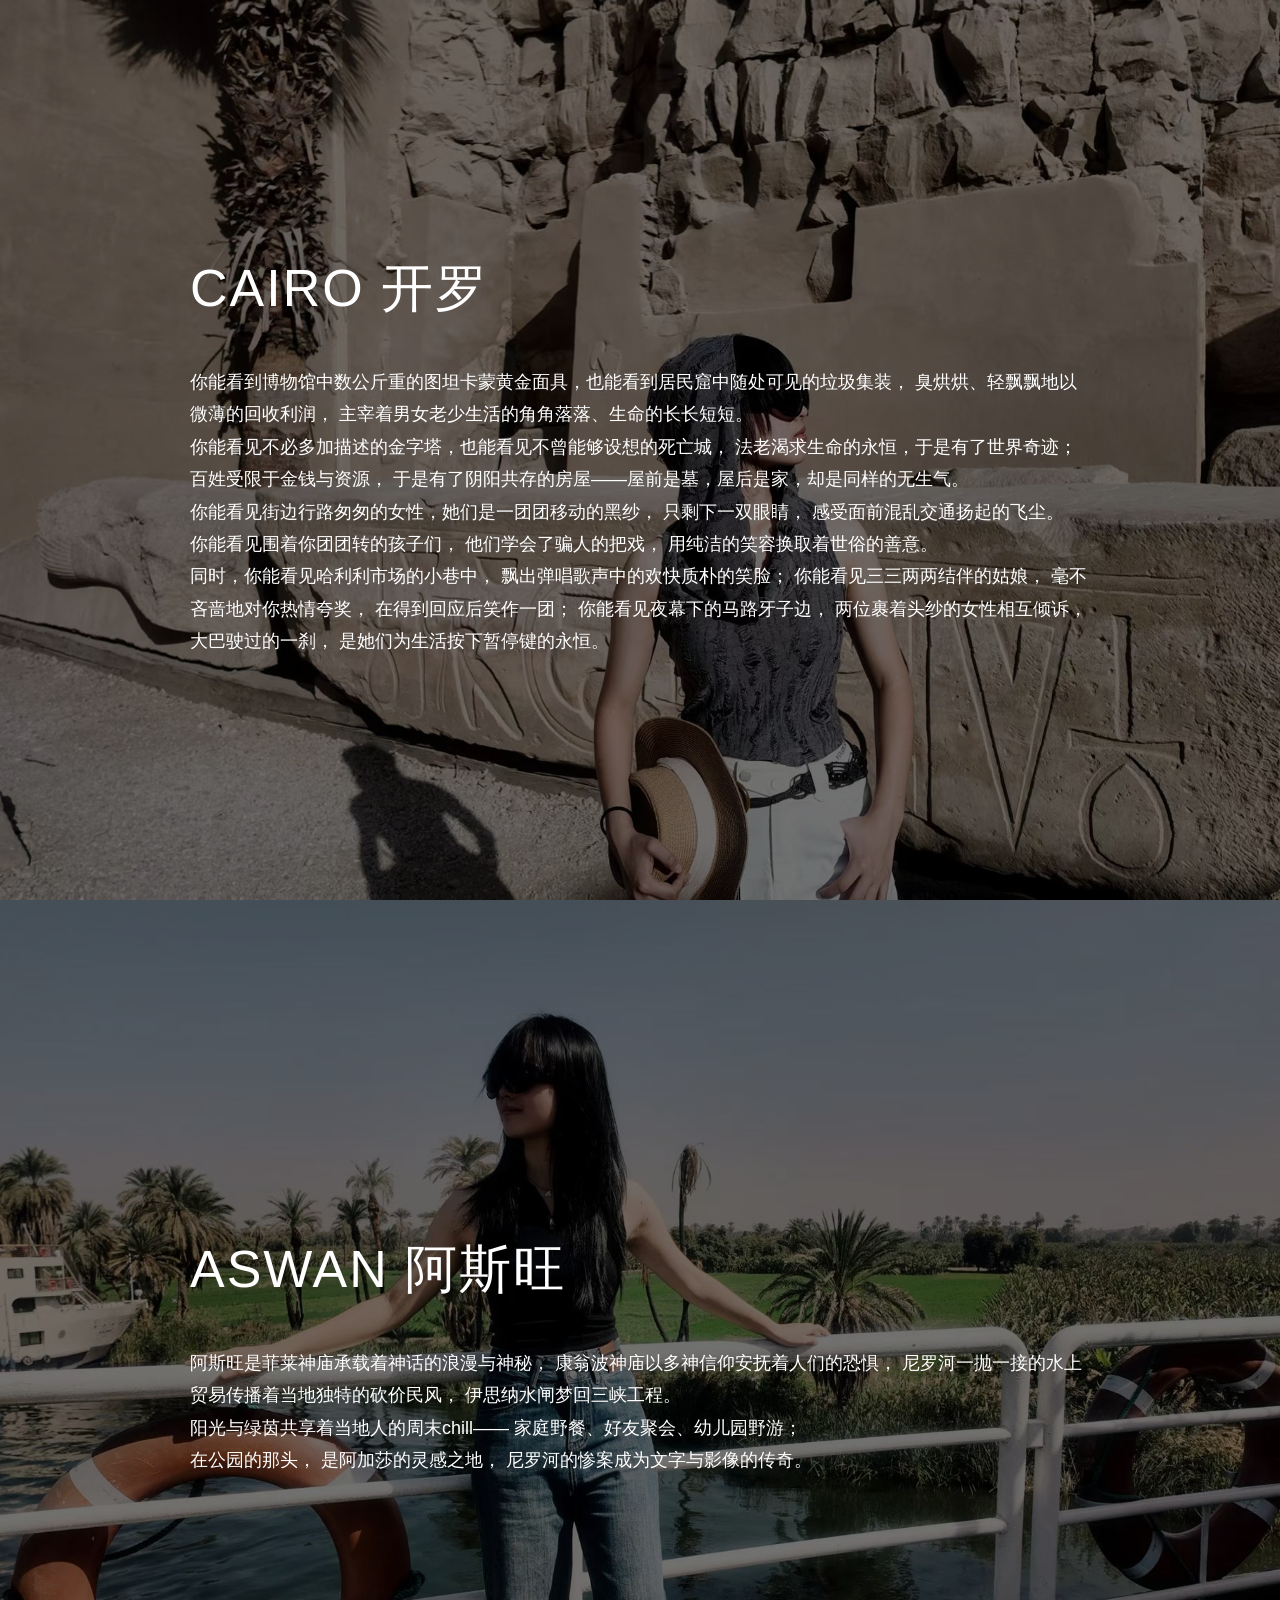
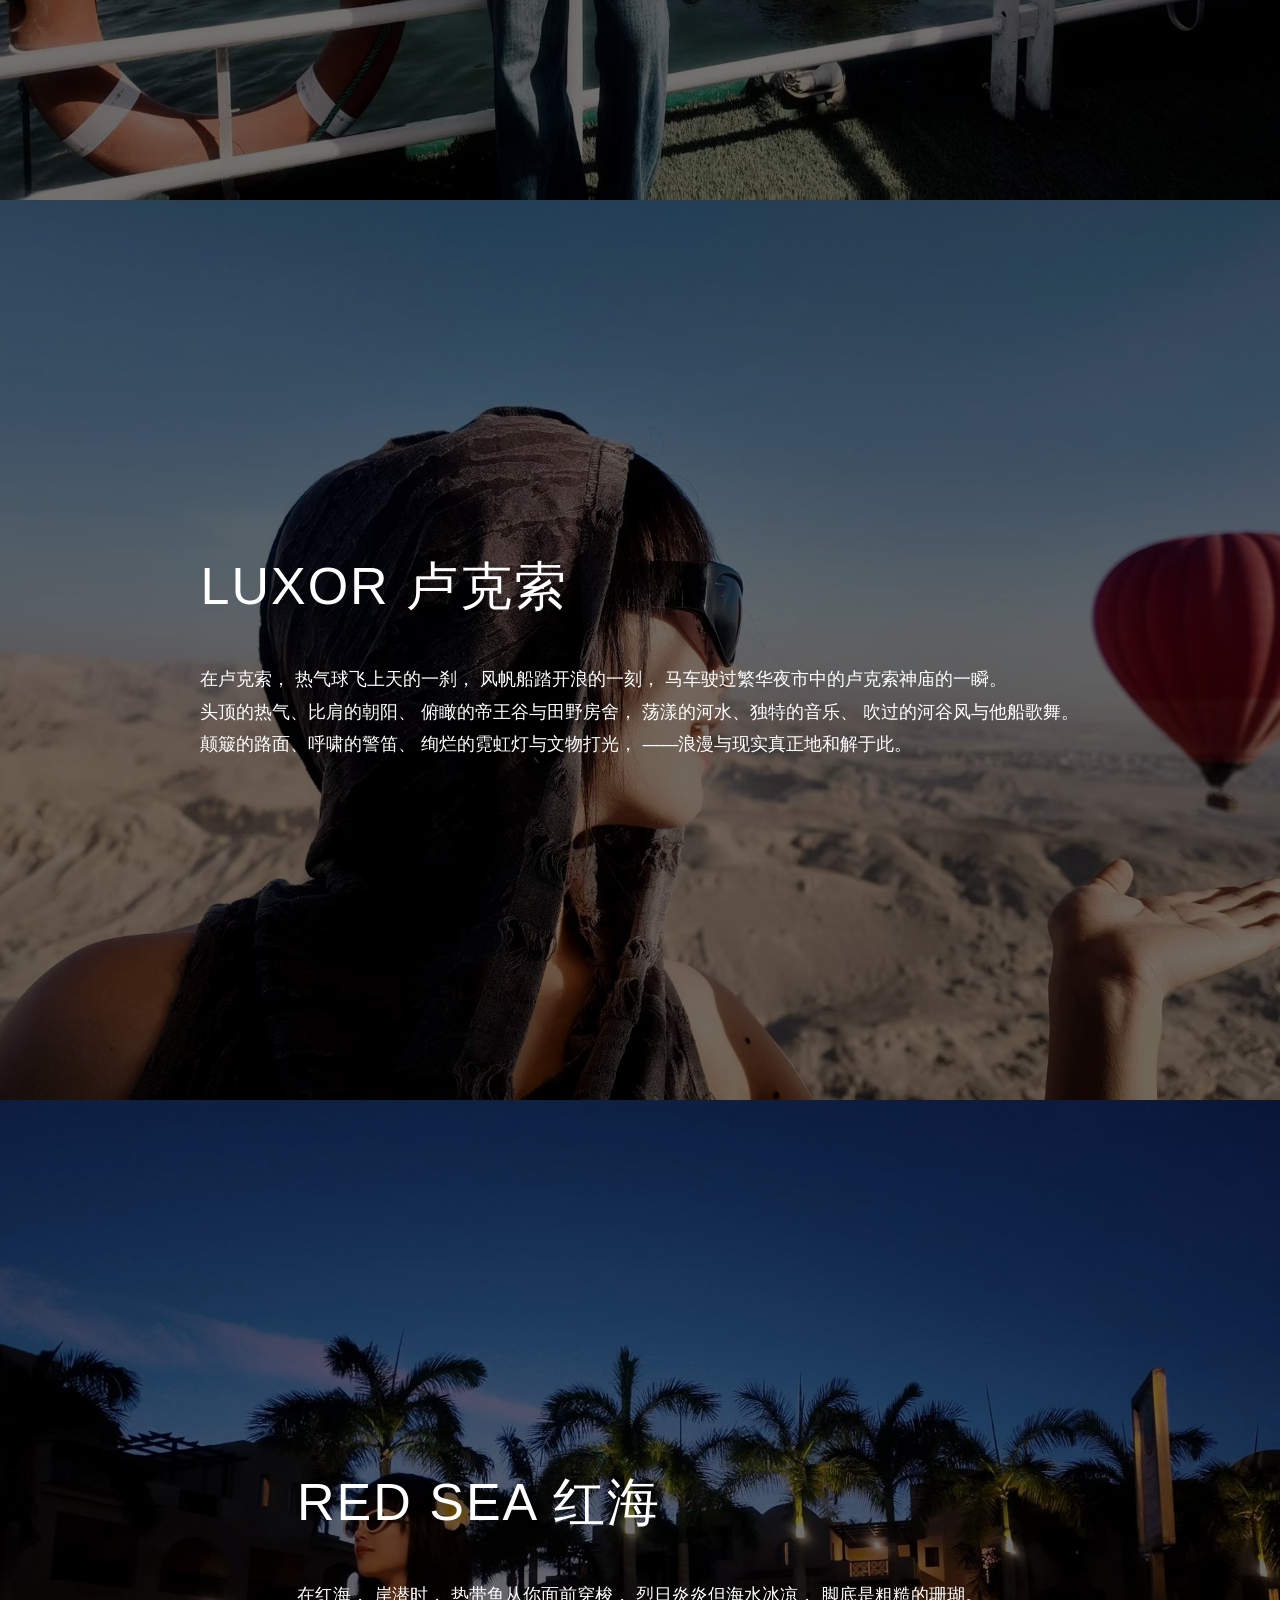
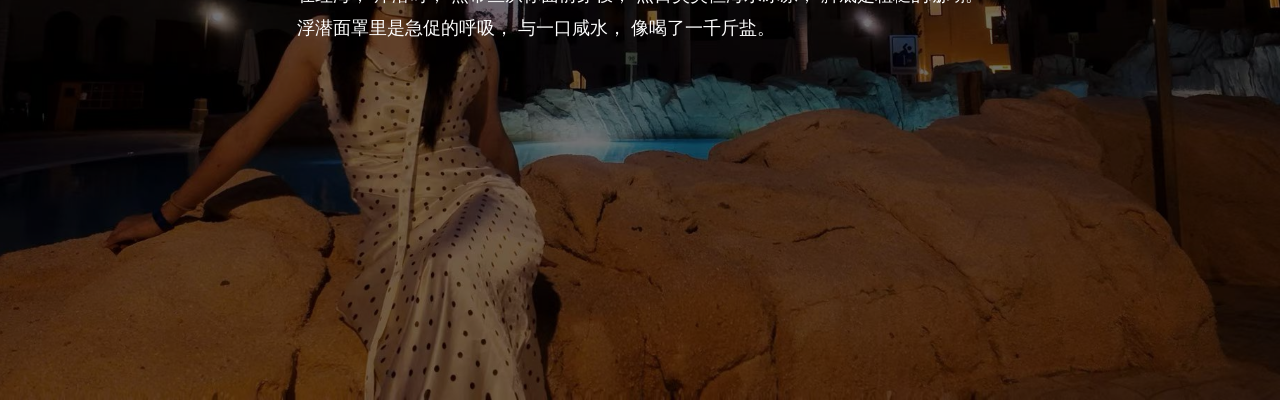
<file: crew.html>
<!DOCTYPE html><html lang="zh"><head><meta charset="UTF-8"><meta name="viewport" content="width=device-width, initial-scale=1.0"><title>Egypt Travel</title><link rel="stylesheet" href="scss.51f26eee.css"><style>body{margin:0;font-family:Microsoft YaHei,sans-serif;color:#fff}.city{position:relative;min-height:100vh;display:flex;align-items:center;justify-content:center;padding:120px 12vw;background-size:cover;background-position:50%}.city:before{content:"";position:absolute;inset:0;background:rgba(0,0,0,.55)}.city-content{position:relative;max-width:900px;line-height:1.8;font-size:18px}.city h1{font-size:52px;margin-bottom:30px;letter-spacing:2px}.cairo{background-image:url(egypt.5718d842.jpg)}.aswan{background-image:url(nile.dba47d60.jpg)}.luxor{background-image:url(luxor.1ae82d4b.jpg)}.redsea{background-image:url(redsea.e520b413.jpg)}</style></head><body>  <section class="cairo city"> <div class="city-content"> <h1>CAIRO 开罗</h1> <p> 你能看到博物馆中数公斤重的图坦卡蒙黄金面具，也能看到居民窟中随处可见的垃圾集装， 臭烘烘、轻飘飘地以微薄的回收利润， 主宰着男女老少生活的角角落落、生命的长长短短。 </p> <p> 你能看见不必多加描述的金字塔，也能看见不曾能够设想的死亡城， 法老渴求生命的永恒，于是有了世界奇迹； 百姓受限于金钱与资源， 于是有了阴阳共存的房屋——屋前是墓，屋后是家，却是同样的无生气。 </p> <p> 你能看见街边行路匆匆的女性，她们是一团团移动的黑纱， 只剩下一双眼睛， 感受面前混乱交通扬起的飞尘。 </p> <p> 你能看见围着你团团转的孩子们， 他们学会了骗人的把戏， 用纯洁的笑容换取着世俗的善意。 </p> <p> 同时，你能看见哈利利市场的小巷中， 飘出弹唱歌声中的欢快质朴的笑脸； 你能看见三三两两结伴的姑娘， 毫不吝啬地对你热情夸奖， 在得到回应后笑作一团； 你能看见夜幕下的马路牙子边， 两位裹着头纱的女性相互倾诉， 大巴驶过的一刹， 是她们为生活按下暂停键的永恒。 </p> </div> </section>  <section class="aswan city"> <div class="city-content"> <h1>ASWAN 阿斯旺</h1> <p> 阿斯旺是菲莱神庙承载着神话的浪漫与神秘， 康翁波神庙以多神信仰安抚着人们的恐惧， 尼罗河一抛一接的水上贸易传播着当地独特的砍价民风， 伊思纳水闸梦回三峡工程。 </p> <p> 阳光与绿茵共享着当地人的周末chill—— 家庭野餐、好友聚会、幼儿园野游； </p> <p> 在公园的那头， 是阿加莎的灵感之地， 尼罗河的惨案成为文字与影像的传奇。 </p> </div> </section>  <section class="city luxor"> <div class="city-content"> <h1>LUXOR 卢克索</h1> <p> 在卢克索， 热气球飞上天的一刹， 风帆船踏开浪的一刻， 马车驶过繁华夜市中的卢克索神庙的一瞬。 </p> <p> 头顶的热气、比肩的朝阳、 俯瞰的帝王谷与田野房舍， 荡漾的河水、独特的音乐、 吹过的河谷风与他船歌舞。 </p> <p> 颠簸的路面、呼啸的警笛、 绚烂的霓虹灯与文物打光， ——浪漫与现实真正地和解于此。 </p> </div> </section>  <section class="city redsea"> <div class="city-content"> <h1>RED SEA 红海</h1> <p> 在红海， 岸潜时， 热带鱼从你面前穿梭， 烈日炎炎但海水冰凉， 脚底是粗糙的珊瑚。 </p> <p> 浮潜面罩里是急促的呼吸， 与一口咸水， 像喝了一千斤盐。 </p> </div> </section> </body></html>
</file>
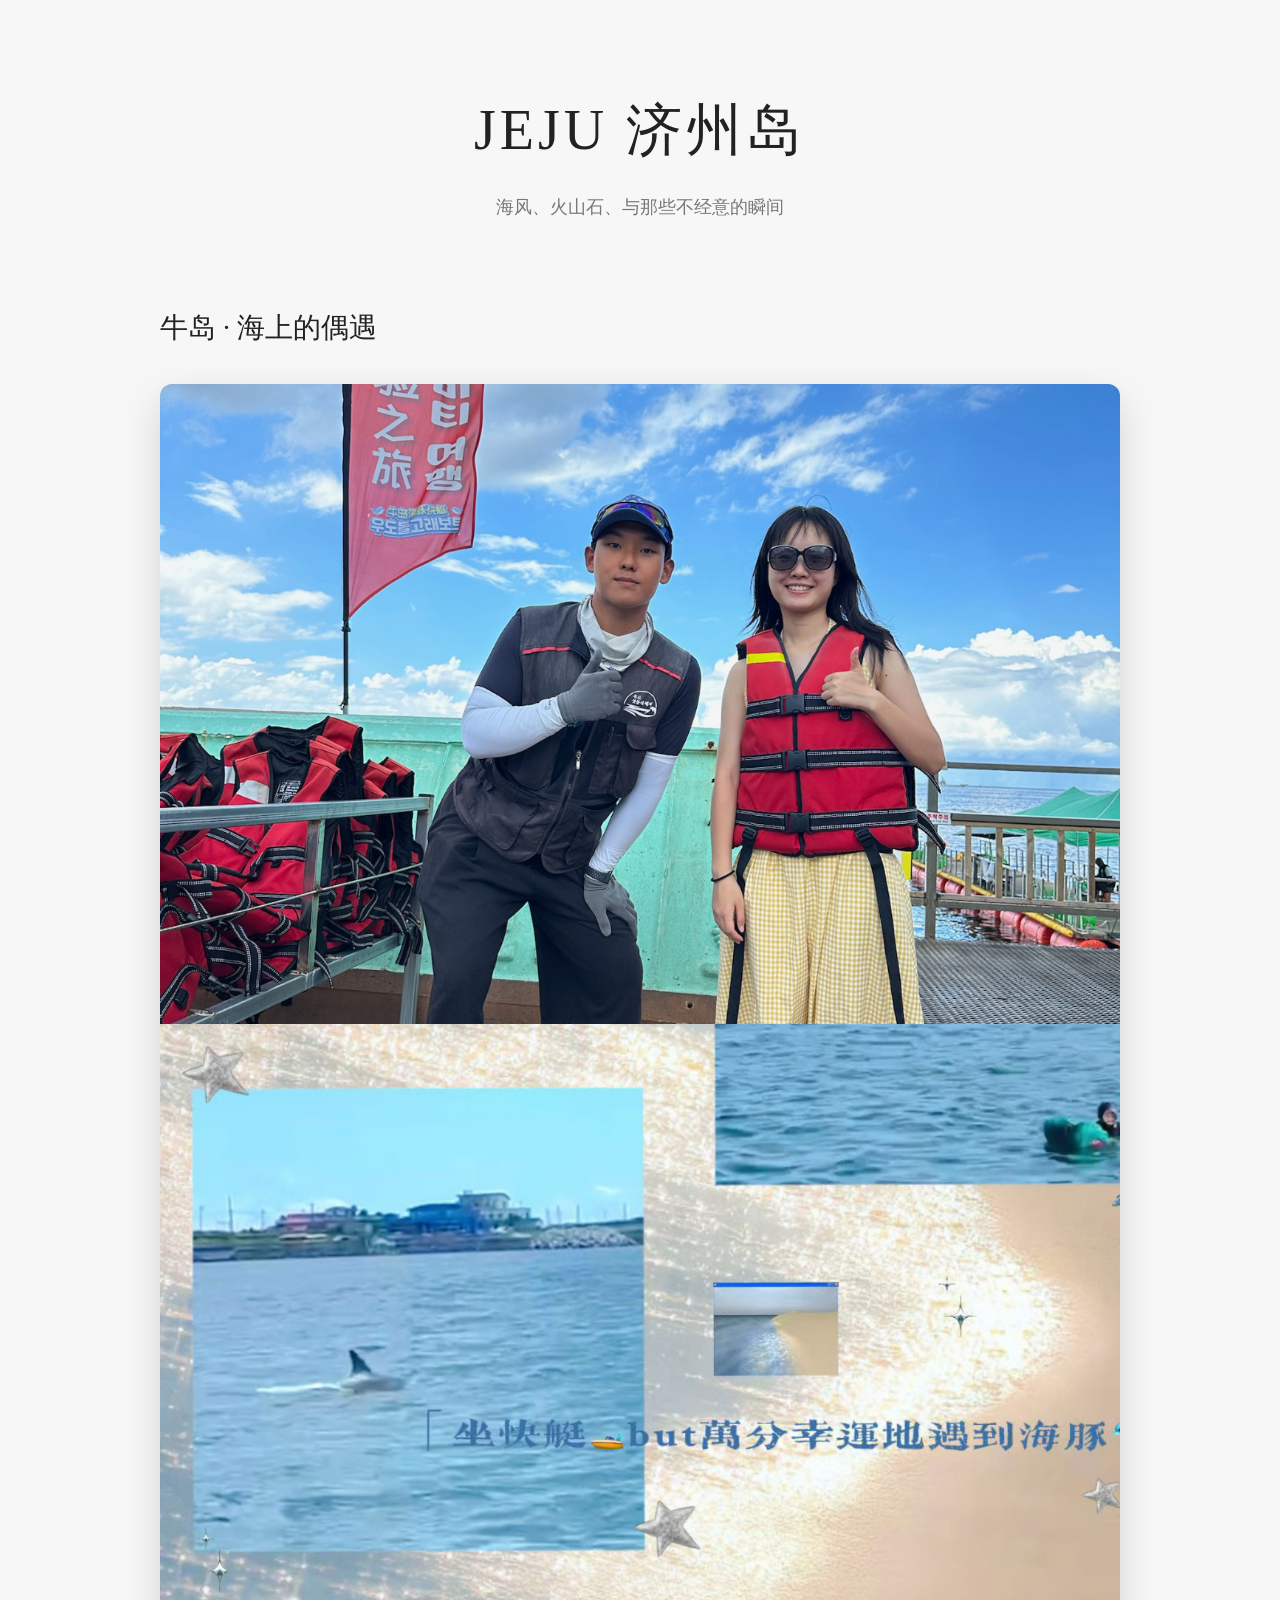
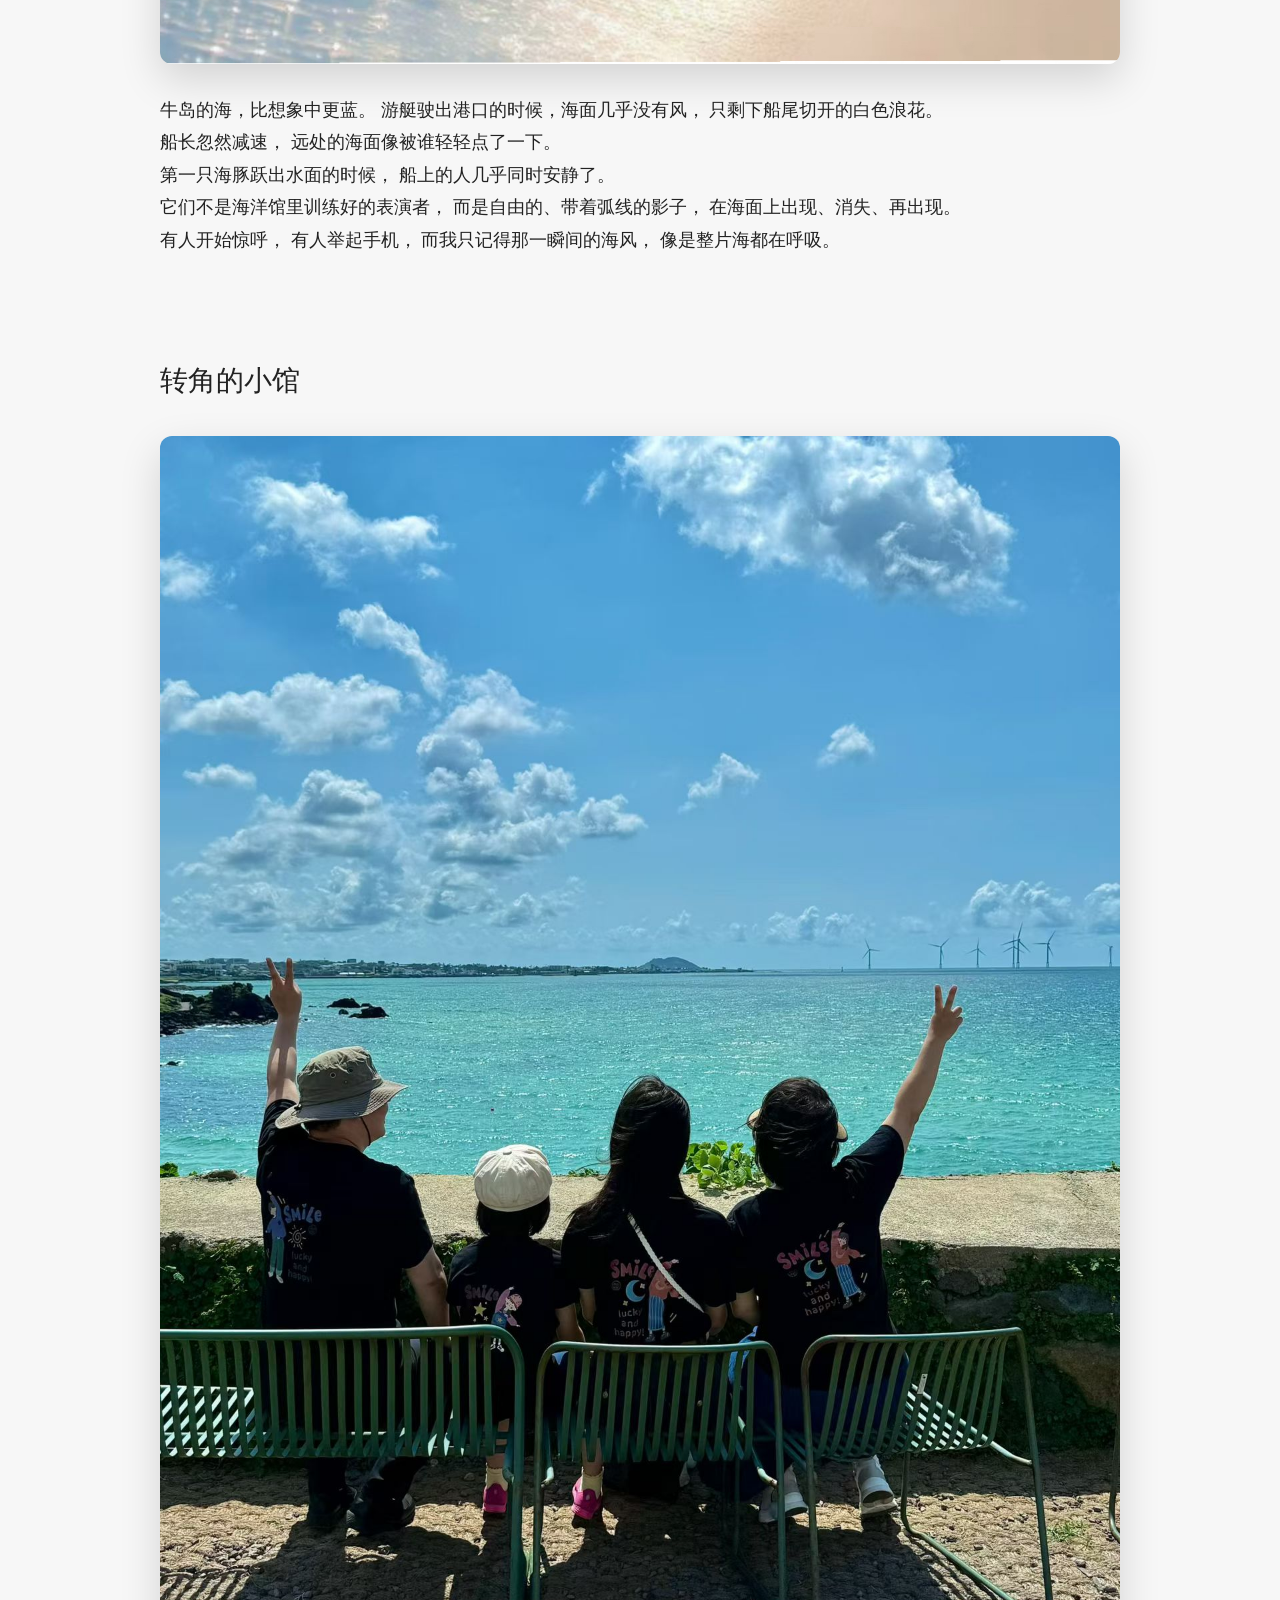
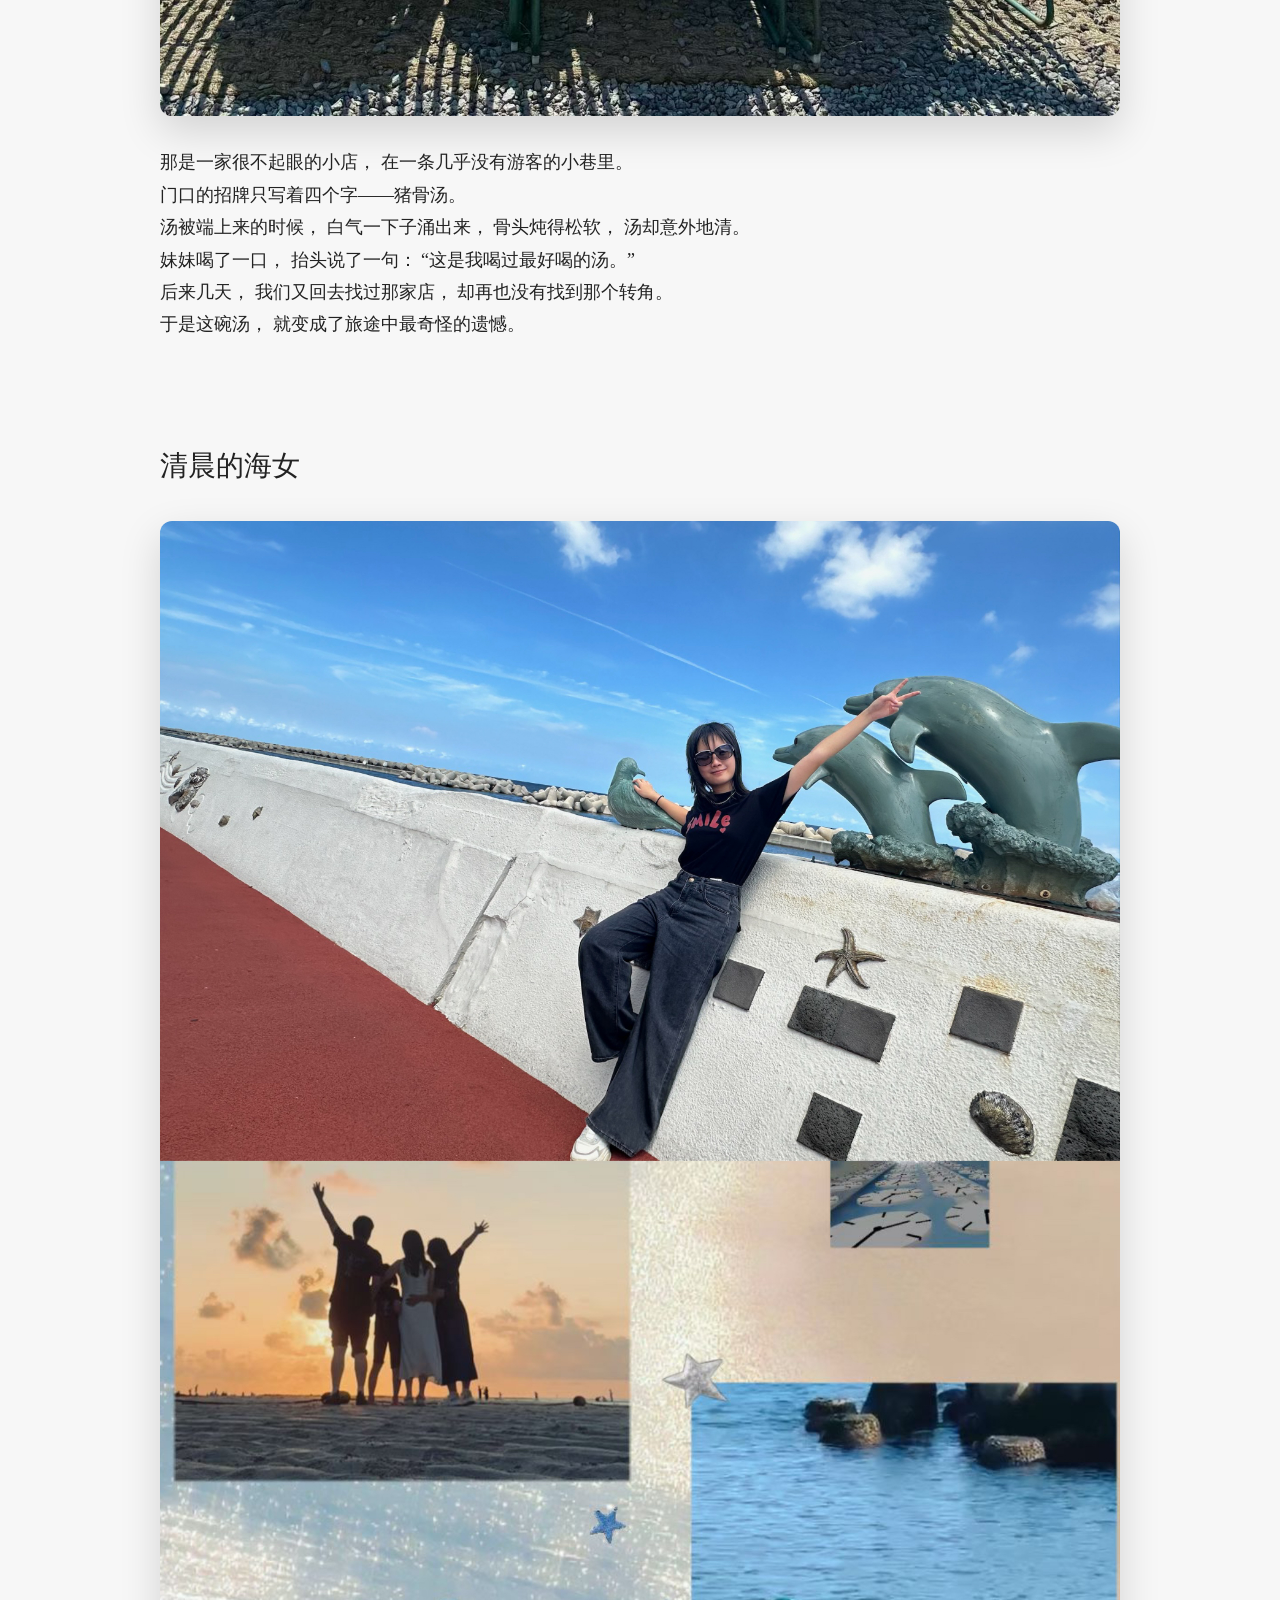
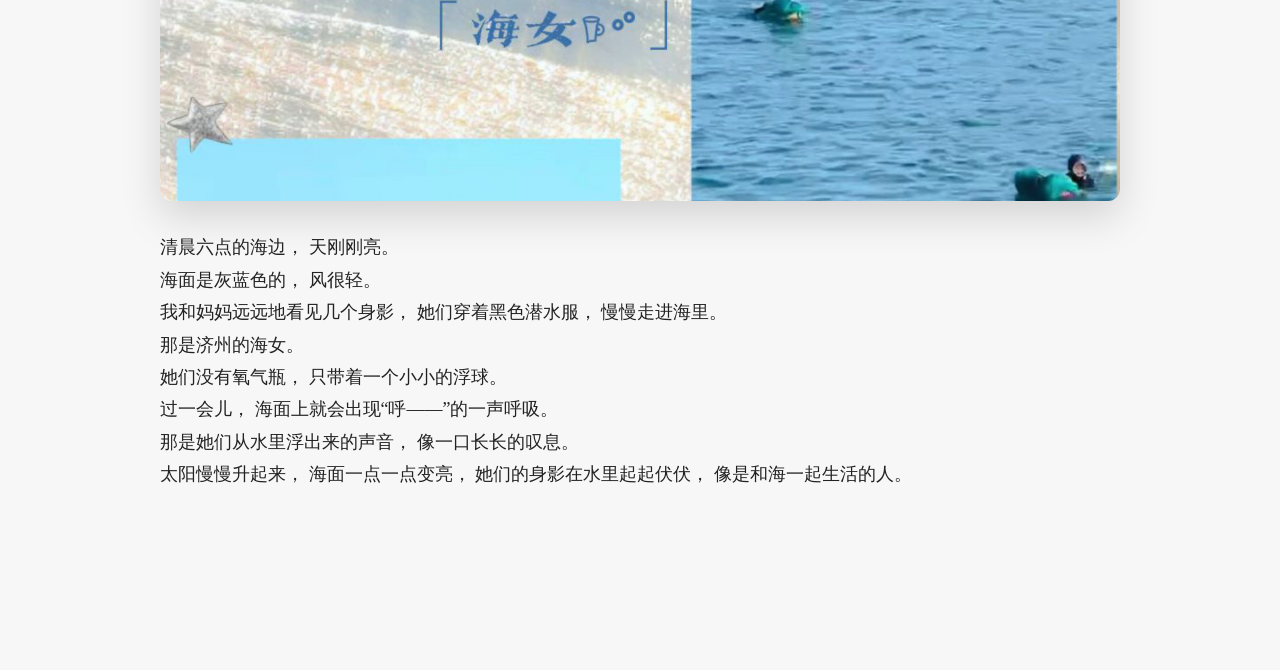
<file: destination.html>
<html lang="zh"><head><meta charset="UTF-8"><meta name="viewport" content="width=device-width, initial-scale=1.0"><title>Jeju</title><link rel="stylesheet" href="scss.51f26eee.css"><style>body{margin:0;font-family:Microsoft YaHei;background:#f7f7f7;color:#222;line-height:1.8}.container{max-width:1000px;margin:auto;padding:80px 20px}.title{text-align:center;margin-bottom:80px}.title h1{font-size:56px;letter-spacing:4px;margin-bottom:10px}.title p{color:#777;font-size:18px}.story{margin-bottom:100px}.story img{width:100%;border-radius:12px;margin:30px 0;box-shadow:0 15px 40px rgba(0,0,0,.15)}.story h2{font-size:28px;margin-bottom:20px}.story p{font-size:18px}</style></head><body> <div class="container"> <div class="title"> <h1>JEJU 济州岛</h1> <p>海风、火山石、与那些不经意的瞬间</p> </div> <div class="story"> <h2>牛岛 · 海上的偶遇</h2> <img src="dolphin.6bef1473.jpg"> <p> 牛岛的海，比想象中更蓝。 游艇驶出港口的时候，海面几乎没有风， 只剩下船尾切开的白色浪花。 </p> <p> 船长忽然减速， 远处的海面像被谁轻轻点了一下。 </p> <p> 第一只海豚跃出水面的时候， 船上的人几乎同时安静了。 </p> <p> 它们不是海洋馆里训练好的表演者， 而是自由的、带着弧线的影子， 在海面上出现、消失、再出现。 </p> <p> 有人开始惊呼， 有人举起手机， 而我只记得那一瞬间的海风， 像是整片海都在呼吸。 </p> </div> <div class="story"> <h2>转角的小馆</h2> <img src="soup.dfccfee3.jpg"> <p> 那是一家很不起眼的小店， 在一条几乎没有游客的小巷里。 </p> <p> 门口的招牌只写着四个字——猪骨汤。 </p> <p> 汤被端上来的时候， 白气一下子涌出来， 骨头炖得松软， 汤却意外地清。 </p> <p> 妹妹喝了一口， 抬头说了一句： “这是我喝过最好喝的汤。” </p> <p> 后来几天， 我们又回去找过那家店， 却再也没有找到那个转角。 </p> <p> 于是这碗汤， 就变成了旅途中最奇怪的遗憾。 </p> </div> <div class="story"> <h2>清晨的海女</h2> <img src="haenyeo.37f6350c.jpg"> <p> 清晨六点的海边， 天刚刚亮。 </p> <p> 海面是灰蓝色的， 风很轻。 </p> <p> 我和妈妈远远地看见几个身影， 她们穿着黑色潜水服， 慢慢走进海里。 </p> <p> 那是济州的海女。 </p> <p> 她们没有氧气瓶， 只带着一个小小的浮球。 </p> <p> 过一会儿， 海面上就会出现“呼——”的一声呼吸。 </p> <p> 那是她们从水里浮出来的声音， 像一口长长的叹息。 </p> <p> 太阳慢慢升起来， 海面一点一点变亮， 她们的身影在水里起起伏伏， 像是和海一起生活的人。 </p> </div> </div> </body></html>
</file>
<file: scss.51f26eee.css>
*,:after,:before{box-sizing:border-box}body,figure,h1,h2,h3,h4,h5,p,picture{margin:0}h1,h2,h3,h4,h5,h6,p{font-weight:400}button,input,select,textarea{font:inherit}@media (prefers-reduced-motion:reduce){*,:after,:before{animation-duration:.01ms!important;animation-iteration-count:1!important;transition-duration:.01ms!important;scroll-behavior:auto!important}}body{font-family:Barlow,sans-serif;font-size:.9375rem;color:#fff;background-color:#0c0e18;line-height:1.5;min-height:100vh;background-size:cover;background-position:bottom;display:grid;grid-template-rows:min-content 1fr;overflow-x:hidden}img,picutre{max-width:100%;display:block}.flex{display:flex}.flex,.grid{gap:var(--gap,1rem)}.grid{display:grid}.d-block{display:block}.flow>:where(:not(:first-child)){margin-top:var(--flow-space,1rem)}.flow--space-small{--flow-space:.75rem}.container{padding-inline:2em;margin-inline:auto;max-width:80rem}.grid-container{text-align:center;display:grid;place-items:center;padding-inline:1rem;padding-bottom:4rem}.grid-container p:not([class]){max-width:50ch}.sr-only{position:absolute;width:1px;height:1px;padding:0;margin:-1px;overflow:hidden;clip:rect(0,0,0,0);white-space:nowrap;border:0}.bg-dark{background-color:#0c0e18}.bg-accent{background-color:#d2d8f9}.bg-white{background-color:#fff}.text-dark{color:#0c0e18}.text-accent{color:#d2d8f9}.text-white{color:#fff}.ff-serif{font-family:Bellefair,serif}.ff-sans-cond{font-family:Barlow Condensed,sans-serif}.ff-sans-normal{font-family:Barlow,sans-serif}.letter-spacing-1{letter-spacing:4.75px}.letter-spacing-2{letter-spacing:2.7px}.letter-spacing-3{letter-spacing:2.35px}.uppercase{text-transform:uppercase}.fs-900{font-size:clamp(5rem,8vw + 1rem,9.375rem)}.fs-800{font-size:3.5rem}.fs-700{font-size:1.5rem}.fs-500,.fs-600{font-size:1rem}.fs-400{font-size:.9375rem}.fs-300{font-size:1rem}.fs-200{font-size:.875rem}.fs-600,.fs-700,.fs-800,.fs-900{line-height:1.1}.numbered-title{font-family:Barlow Condensed,sans-serif;text-transform:uppercase;letter-spacing:4.72px;grid-area:title}.numbered-title span{margin-right:.5em;font-weight:700;color:hsla(0,0%,100%,.25)}@media (min-width:35em){.numbered-title{justify-self:start;margin-top:2rem}.fs-800{font-size:5rem}.fs-700{font-size:2.5rem}.fs-600{font-size:1.5rem}.fs-500{font-size:1.25rem}.fs-400{font-size:1rem}}@media (min-width:45em){.fs-800{font-size:6.25rem}.fs-700{font-size:3.5rem}.fs-600{font-size:2rem}.fs-500{font-size:1.75rem}.fs-400{font-size:1.125rem}.grid-container{text-align:left;column-gap:var(--container-gap,2rem);grid-template-columns:minmax(1rem,1fr) repeat(2,minmax(0,30rem)) minmax(1rem,1fr)}}.large-button{font-size:2rem;position:relative;z-index:1;display:inline-grid;place-items:center;padding:0 2em;border-radius:50%;aspect-ratio:1;text-decoration:none}.large-button:after{content:"";position:absolute;z-index:-1;width:100%;height:100%;background:hsla(0,0%,100%,.1);border-radius:50%;opacity:0;transition:opacity .5s linear,transform .75s ease-in-out}.large-button:focus:after,.large-button:hover:after{opacity:1;transform:scale(1.5)}.logo{margin:1.5rem clamp(1.5rem,5vw,3.5rem)}.primary-header{justify-content:space-between;align-items:center}.primary-navigation{--gap:clamp(1.5rem,5vw,3.5rem);--underline-gap:2rem;list-style:none;padding:0;margin:0;background:hsla(0,0%,100%,.05);backdrop-filter:blur(1.5rem)}.primary-navigation a{text-decoration:none}.primary-navigation a>span{font-weight:700;margin-right:.5em}.mobile-nav-toggle{display:none}@media (max-width:35rem){.primary-navigation{--underline-gap:.5rem;position:fixed;z-index:1000;inset:0 0 0 30%;list-style:none;padding:min(20rem,15vh) 2rem;margin:0;flex-direction:column;transform:translateX(100%);transition:transform .5s ease-in-out}.primary-navigation[data-visible=true]{transform:translateX(0)}.primary-navigation.underline-indicators>.active{border:0}.mobile-nav-toggle{display:block;position:absolute;z-index:2000;right:1rem;top:2rem;background:transparent;background-image:url(icon-hamburger.77a5b926.svg);background-repeat:no-repeat;background-position:50%;width:1.5rem;aspect-ratio:1;border:0}.mobile-nav-toggle[aria-expanded=true]{background-image:url(icon-close.700fce62.svg)}.mobile-nav-toggle:focus-visible{outline:5px solid #fff;outline-offset:5px}}@media (min-width:35em){.primary-navigation{padding-inline:clamp(3rem,7vw,7rem)}}@media (min-width:35em) and (max-width:44.999em){.primary-navigation a>span{display:none}}@media (min-width:45em){.primary-header:after{content:"";display:block;position:relative;height:1px;width:100%;margin-right:-2.5rem;background:hsla(0,0%,100%,.25);order:1}nav{order:2}.primary-navigation{margin-block:2rem}}.underline-indicators>*{cursor:pointer;padding:var(--underline-gap,.5rem) 0;border:0;border-bottom:.2rem solid hsla(0,0%,100%,0);background-color:transparent}.underline-indicators>:focus,.underline-indicators>:hover{border-color:hsla(0,0%,100%,.5)}.underline-indicators>.active,.underline-indicators>[aria-selected=true]{color:#fff;border-color:#fff}.tab-list{--gap:2rem}.dot-indicators>*{cursor:pointer;border:0;border-radius:50%;padding:.5em;background-color:hsla(0,0%,100%,.25)}.dot-indicators>:focus,.dot-indicators>:hover{background-color:hsla(0,0%,100%,.5)}.dot-indicators>[aria-selected=true]{background-color:#fff}.numbers-indicators>*{cursor:pointer;width:2em;height:2em;font-size:2rem;display:inline-grid;place-items:center;border-radius:50%;border:1px solid hsla(0,0%,100%,.25);aspect-ratio:1;text-decoration:none;background-color:transparent;color:#fff}.numbers-indicators>[aria-selected=true]{background-color:#fff;color:#0c0e18}.numbers-indicators>:hover{border:1px solid hsla(0,0%,100%,.5)}.home{background-image:url(background-home-mobile.e81f12ab.jpg)}@media (min-width:35rem){.home{background-position:50%;background-image:url(background-home-tablet.02895f76.jpg)}}@media (min-width:45em){.home{background-image:url(background-home-desktop.f144db7a.jpg)}.grid-container--home{padding-bottom:max(6rem,20vh);align-items:end}.grid-container--home>:first-child{grid-column:2}.grid-container--home>:last-child{grid-column:3}}.destination{background-image:url(background-destination-mobile.8b782dd3.jpg)}.grid-container--destination{--flow-space:2rem;grid-template-areas:"title" "image" "tabs" "content"}.grid-container--destination>picture{grid-area:image;max-width:60%;align-self:start}.grid-container--destination>.tab-list{grid-area:tabs}.grid-container--destination>.destination-info{grid-area:content}.destination-meta{flex-direction:column;border-top:1px solid hsla(0,0%,100%,.1);padding-top:2.5rem;margin-top:2.5rem}.destination-meta p{font-size:1.75rem}@media (min-width:35em){.destination{background-position:50%;background-image:url(background-destination-tablet.7409b42c.jpg)}.destination-meta{flex-direction:row;justify-content:space-evenly}}@media (min-width:45em){.destination{background-image:url(background-destination-desktop.9c4dbedd.jpg)}.grid-container--destination{justify-items:start;align-content:start;grid-template-areas:". title title ." ". image tabs ." ". image content ."}.grid-container--destination>picture{max-width:90%}.destination-meta{--gap:min(6vw,6rem);justify-content:start}}.crew{background-image:url(nile.dba47d60.jpg)}.grid-container--crew{--flow-space:2rem;grid-template-areas:"title" "image" "tabs" "content"}.grid-container--crew>picture{grid-area:image;max-width:60%;border-bottom:1px solid hsla(0,0%,100%,.1)}.grid-container--crew>.dot-indicators{grid-area:tabs}.grid-container--crew>.crew-details{grid-area:content}.crew-details h2{color:hsla(0,0%,100%,.5)}@media (min-width:35em){.crew{background-position:50%;background-image:url(egypt.5718d842.jpg)}.grid-container--crew{padding-bottom:0;grid-template-areas:"title" "content" "tabs" "image"}}@media (min-width:45em){.crew{background-image:url(luxor.1ae82d4b.jpg)}.grid-container--crew{grid-template-columns:minmax(1rem,1fr) minmax(0,37rem) minmax(0,23rem) minmax(1rem,1fr);justify-items:start;grid-template-areas:". title title ." ". content image ." ". tabs image ."}.grid-container--crew>picture{grid-column:span 2;align-self:start;max-width:50%}}.technology{background-image:url(background-technology-mobile.c8ae83a6.jpg)}.portrait{display:none}.grid-container--technology{padding-inline:0;grid-template-areas:"title" "image" "tabs" "content"}.grid-container--technology>picture{grid-area:image;max-width:100vw}.grid-container--technology>.numbers-indicators{grid-area:tabs}.grid-container--technology>.technology-details{grid-area:content}.technology-details h2{color:hsla(0,0%,100%,.5)}@media (min-width:35em){.technology{background-position:50%;background-image:url(background-technology-tablet.ecc90321.jpg)}.grid-container--technology>h1{margin-left:2rem}}@media (min-width:45em){.technology{background-image:url(background-technology-desktop.44f00692.jpg)}.portrait{display:block}.landscape{display:none}.grid-container--technology>h1{margin-left:0}.grid-container--technology{grid-template-columns:1fr 1fr 8fr 5fr;justify-items:start;grid-template-areas:". title title title ." ". tabs content image ." ". tabs content image ."}.numbers-indicators{display:flex;flex-direction:column}.grid-container--technology>picture{grid-column:span 2;align-self:start;justify-self:end;max-width:80%}}
</file>
